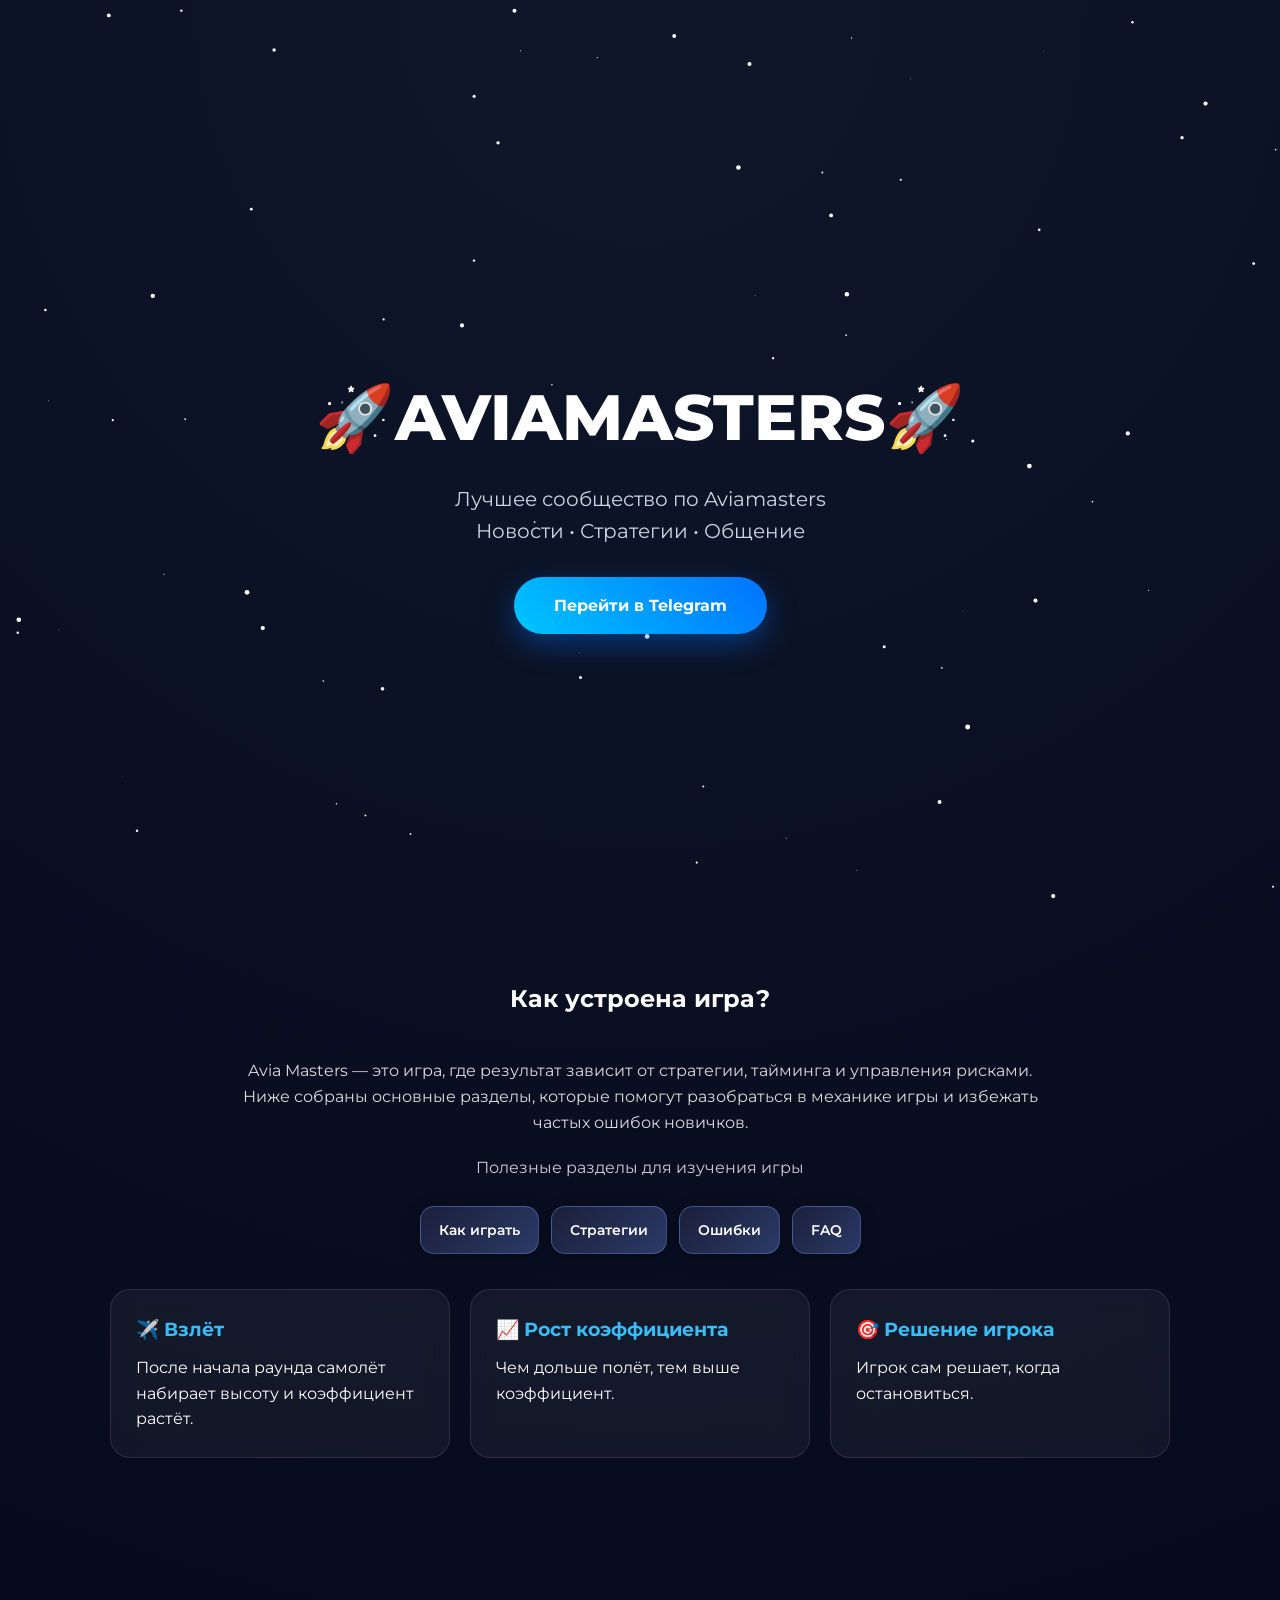
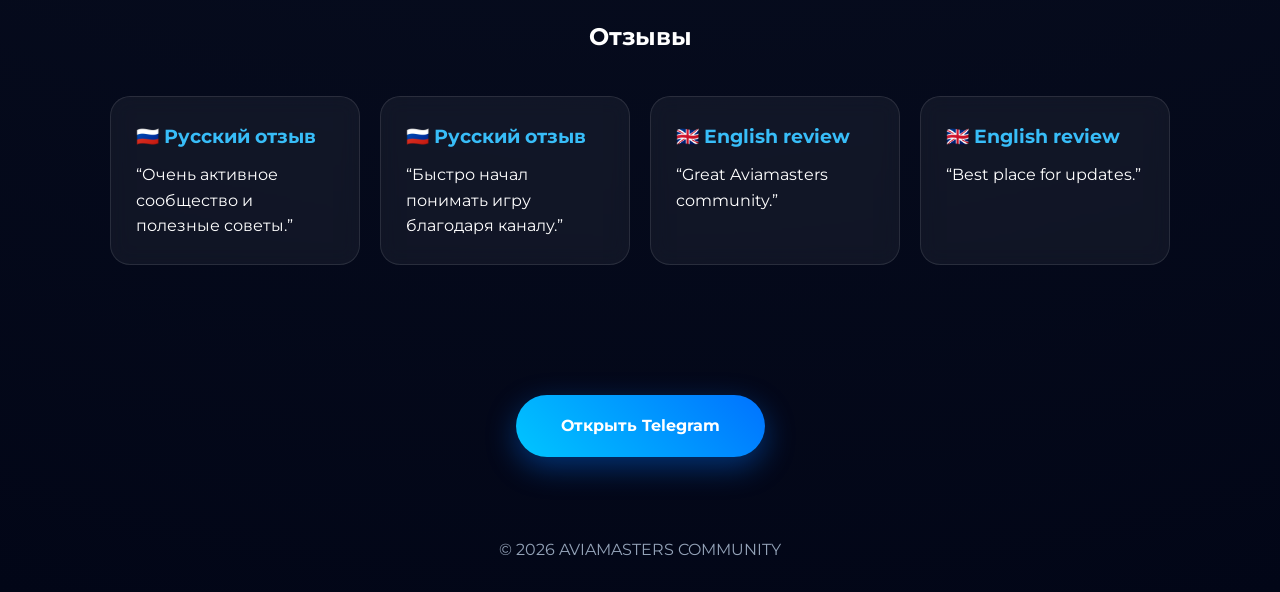
<file: index.html>
<!DOCTYPE html>
<html lang="ru">

<head>

<meta charset="UTF-8">

<meta name="viewport" content="width=device-width, initial-scale=1.0">

<title>AVIAMASTERS Community — руководство, стратегии и FAQ по игре</title>
  <link rel="canonical" href="https://avia-masters.ru/">

<link rel="icon" href="/favicon.svg?v=999">
  
  <link rel="stylesheet" href="/site.css">

<!-- SEO -->
<meta name="description" content="AVIAMASTERS Community — сообщество игроков Aviamasters. Новости, стратегии, обсуждения и полезные советы для игроков.">
<meta name="keywords" content="Aviamasters, Aviamasters community, авиамастеры, игра Aviamasters, стратегии Aviamasters, Telegram Aviamasters">
<meta name="author" content="AVIAMASTERS Community">

<!-- Open Graph (для Telegram, VK, WhatsApp) -->
<meta property="og:title" content="AVIAMASTERS Community">
<meta property="og:description" content="Сообщество игроков Aviamasters: новости, стратегии и общение">
<meta property="og:type" content="website">
<meta property="og:url" content="https://avia-masters.ru">
<meta property="og:image" content="https://avia-masters.ru/preview.jpg">

<!-- Twitter Card -->
<meta name="twitter:card" content="summary_large_image">
<meta name="twitter:title" content="AVIAMASTERS Community">
<meta name="twitter:description" content="Новости и стратегии Aviamasters">

<link href="https://fonts.googleapis.com/css2?family=Montserrat:wght@400;600;800&display=swap" rel="stylesheet">

<style>
*{
margin:0;
padding:0;
box-sizing:border-box;
font-family:'Montserrat',sans-serif;
}

body{
background: radial-gradient(circle at top,#0f172a,#020617);
color:white;
overflow-x:hidden;
}

/* ⭐ STARS */
#particles{
position:fixed;
width:100%;
height:100%;
z-index:0;
pointer-events:none;
}

/* HERO */
.hero{
min-height:100vh;
display:flex;
align-items:center;
justify-content:center;
text-align:center;
position:relative;
padding:140px 20px 40px;
z-index:2;
}

h1{
font-size:64px;
font-weight:800;
margin-bottom:15px;
position:relative;
z-index:3;
}

.subtitle{
font-size:20px;
color:#cbd5e1;
margin-bottom:30px;
position:relative;
z-index:3;
}

/* BUTTON */
.btn{
display:inline-block;
padding:16px 40px;
background:linear-gradient(45deg,#00c6ff,#0072ff);
border-radius:50px;
color:white;
text-decoration:none;
font-weight:700;
transition:.3s;
box-shadow:0 10px 30px rgba(0,114,255,.4);
position:relative;
z-index:3;
}

.btn:hover{
transform:scale(1.05);
}

/* SECTIONS */
.section{
padding:80px 20px;
max-width:1100px;
margin:auto;
position:relative;
z-index:2;
}

.cards{
display:grid;
grid-template-columns:repeat(auto-fit,minmax(250px,1fr));
gap:20px;
}

.card{
background:rgba(255,255,255,0.05);
border:1px solid rgba(255,255,255,0.1);
padding:25px;
border-radius:20px;
backdrop-filter:blur(10px);
}

.card h3{
color:#38bdf8;
margin-bottom:10px;
}

/* 📉 FALLING X */
.mult{
position:fixed;
top:-60px;
font-weight:800;
color:rgba(255,255,255,0.15);
animation:fall linear infinite;
pointer-events:none;
z-index:1;
}

@keyframes fall{
0%{transform:translateY(0);opacity:0;}
10%{opacity:1;}
100%{transform:translateY(120vh);opacity:0;}
}

/* 🚀 ROCKET */
.rocket{
display:inline-block;
transition:transform 0.2s linear;
}

/* 🔘 BUTTON BOTTOM */
.bottom-telegram{
text-align:center;
margin:50px 0;
}

.bottom-telegram a{
display:inline-block;
padding:18px 45px;
background:linear-gradient(45deg,#00c6ff,#0072ff);
color:white;
text-decoration:none;
font-weight:700;
border-radius:50px;
box-shadow:0 10px 30px rgba(0,114,255,.4);
transition:.3s;
position:relative;
z-index:5;
}

.bottom-telegram a:hover{
transform:scale(1.05);
}

/* FOOTER */
.footer{
text-align:center;
padding:30px;
color:#94a3b8;
position:relative;
z-index:2;
}

/* 📱 MOBILE */
@media (max-width:768px){

h1{
font-size:38px;
display:flex;
justify-content:center;
gap:8px;
flex-wrap:nowrap;
}

.subtitle{
font-size:16px;
text-align:center;
padding:0 10px;
}

.cards{
grid-template-columns:1fr;
}

.btn{
display:block;
margin:10px auto;
}
}
</style>
  <meta name="google-site-verification" content="JtMukTvqlpBLv2OBODDK7NgXorvg03iUXi4nBGlGNwg" />
</head>

<body>

<!-- ⭐ STARS -->
<div id="particles"></div>

<!-- HERO -->
<section class="hero">

<div>
<h1 id="title"><span class="rocket">🚀</span>AVIAMASTERS<span class="rocket">🚀</span></h1>

<p class="subtitle">
Лучшее сообщество по Aviamasters<br>
Новости • Стратегии • Общение
</p>

<a class="btn" href="https://t.me/GLOBAL_JET" target="_blank">
Перейти в Telegram
</a>

</div>

</section>

<!-- GAME -->
<section class="section">

<h2 style="text-align:center;margin-bottom:40px;">
  Как устроена игра?
</h2>

<p style="text-align:center;opacity:0.85;margin-bottom:20px; max-width:800px; margin-left:auto; margin-right:auto;">
  Avia Masters — это игра, где результат зависит от стратегии, тайминга и управления рисками. Ниже собраны основные разделы, которые помогут разобраться в механике игры и избежать частых ошибок новичков.
</p>

<p style="text-align:center;opacity:0.8;margin-bottom:20px;">
  Полезные разделы для изучения игры
</p>

<!-- НАВИГАЦИЯ (кнопки ДОЛЖНЫ быть здесь) -->
<div class="nav-seo">
  <a href="/blog/how-to-play.html">Как играть</a>
  <a href="/blog/strategies.html">Стратегии</a>
  <a href="/blog/mistakes.html">Ошибки</a>
  <a href="/faq.html">FAQ</a>
</div>

<div class="cards">

  <div class="card">
    <h3>✈️ Взлёт</h3>
    <p>После начала раунда самолёт набирает высоту и коэффициент растёт.</p>
  </div>

  <div class="card">
    <h3>📈 Рост коэффициента</h3>
    <p>Чем дольше полёт, тем выше коэффициент.</p>
  </div>

<div class="card">
<h3>🎯 Решение игрока</h3>
<p>Игрок сам решает, когда остановиться.</p>
</div>
</div>
</section>
<!-- REVIEWS -->
<section class="section">
<h2 style="text-align:center;margin-bottom:40px;">Отзывы</h2>

<div class="cards">

<div class="card">
<h3>🇷🇺 Русский отзыв</h3>
<p>“Очень активное сообщество и полезные советы.”</p>
</div>

<div class="card">
<h3>🇷🇺 Русский отзыв</h3>
<p>“Быстро начал понимать игру благодаря каналу.”</p>
</div>

<div class="card">
<h3>🇬🇧 English review</h3>
<p>“Great Aviamasters community.”</p>
</div>

<div class="card">
<h3>🇬🇧 English review</h3>
<p>“Best place for updates.”</p>
</div>

</div>
</section>

<!-- BOTTOM BUTTON -->
<div class="bottom-telegram">
<a href="https://t.me/GLOBAL_JET" target="_blank">
Открыть Telegram
</a>
</div>

<div class="footer">
© 2026 AVIAMASTERS COMMUNITY
</div>

<!-- ⭐ STARS SCRIPT -->
<script>
const canvas = document.createElement("canvas");
document.getElementById("particles").appendChild(canvas);
const ctx = canvas.getContext("2d");

canvas.width = window.innerWidth;
canvas.height = window.innerHeight;

let particles = [];

for(let i=0;i<80;i++){
particles.push({
x:Math.random()*canvas.width,
y:Math.random()*canvas.height,
r:Math.random()*2.5,
d:Math.random()*1
});
}

function draw(){
ctx.clearRect(0,0,canvas.width,canvas.height);
ctx.fillStyle="white";

particles.forEach(p=>{
ctx.beginPath();
ctx.arc(p.x,p.y,p.r,0,Math.PI*2);
ctx.fill();

p.y += p.d;

if(p.y > canvas.height){
p.y = 0;
p.x = Math.random()*canvas.width;
}
});

requestAnimationFrame(draw);
}
draw();
</script>

<!-- 📉 X FALL -->
<script>
const values=["x1.2","x2","x3","x5","x10","x25","x50","x100","x250"];

function createMult(){
const el=document.createElement("div");
el.className="mult";

el.innerText=values[Math.floor(Math.random()*values.length)];

el.style.left=Math.random()*100+"vw";
el.style.fontSize=(14+Math.random()*26)+"px";
el.style.animationDuration=(5+Math.random()*8)+"s";

document.body.appendChild(el);

setTimeout(()=>el.remove(),12000);
}

setInterval(createMult,250);
</script>

<!-- 🚀 ROCKET -->
<script>
window.addEventListener("scroll", () => {
const scroll = window.scrollY;

document.querySelectorAll("#title .rocket").forEach((r, i) => {
const dir = i === 0 ? -1 : 1;

const x = dir * scroll * 0.3;
const y = -scroll * 0.2;

r.style.transform = `translate(${x}px, ${y}px) rotate(${scroll * 0.2}deg)`;
});
});
</script>
<!-- Yandex.Metrika counter -->
<script type="text/javascript">
    (function(m,e,t,r,i,k,a){
        m[i]=m[i]||function(){(m[i].a=m[i].a||[]).push(arguments)};
        m[i].l=1*new Date();
        for (var j = 0; j < document.scripts.length; j++) {if (document.scripts[j].src === r) { return; }}
        k=e.createElement(t),a=e.getElementsByTagName(t)[0],k.async=1,k.src=r,a.parentNode.insertBefore(k,a)
    })(window, document,'script','https://mc.yandex.ru/metrika/tag.js?id=109828307', 'ym');

    ym(109828307, 'init', {ssr:true, webvisor:true, clickmap:true, ecommerce:"dataLayer", referrer: document.referrer, url: location.href, accurateTrackBounce:true, trackLinks:true});
</script>
<noscript><div><img src="https://mc.yandex.ru/watch/109828307" style="position:absolute; left:-9999px;" alt="" /></div></noscript>
<!-- /Yandex.Metrika counter -->
</body>
</html>
</file>
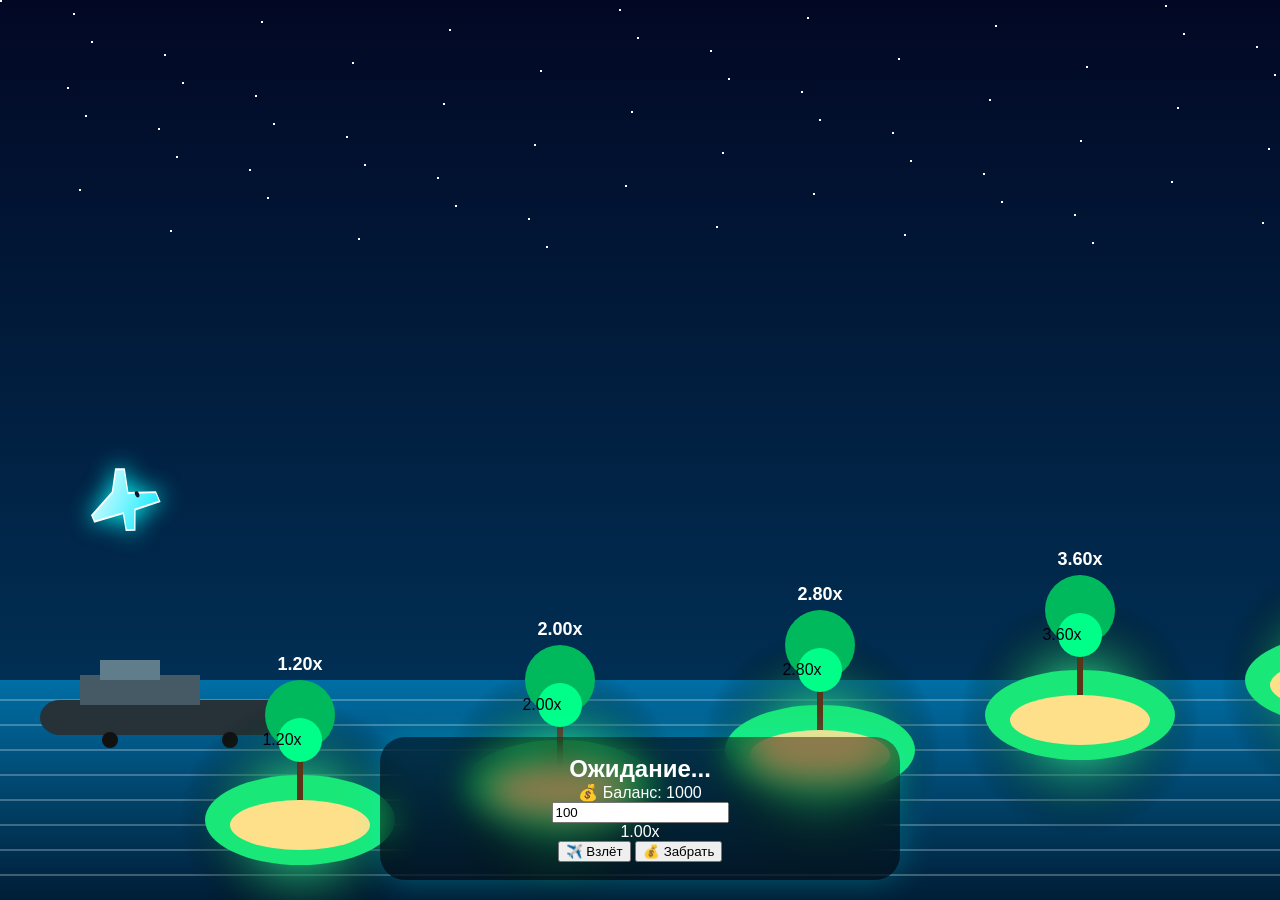
<file: game/index.html>
<!DOCTYPE html>
<html lang="ru">

<head>

<meta charset="UTF-8">

<meta name="viewport" content="width=device-width, initial-scale=1.0">


<title>AVIAMASTERS DEMO</title>


<link rel="stylesheet" href="style.css">


</head>


<body>


<canvas id="game"></canvas>



<div class="ui">



<div id="status">
Ожидание...
</div>



<div id="history"></div>



<div class="balance">

💰 Баланс:

<span id="balance">
1000
</span>

</div>



<div class="bet-box">


<input

id="bet"

type="number"

value="100"

>



</div>



<div id="mult">
1.00x
</div>



<div class="buttons">


<button id="start">

✈️ Взлёт

</button>



<button id="cash">

💰 Забрать

</button>


</div>



</div>




<script src="game.js"></script>



</body>

</html>
</file>
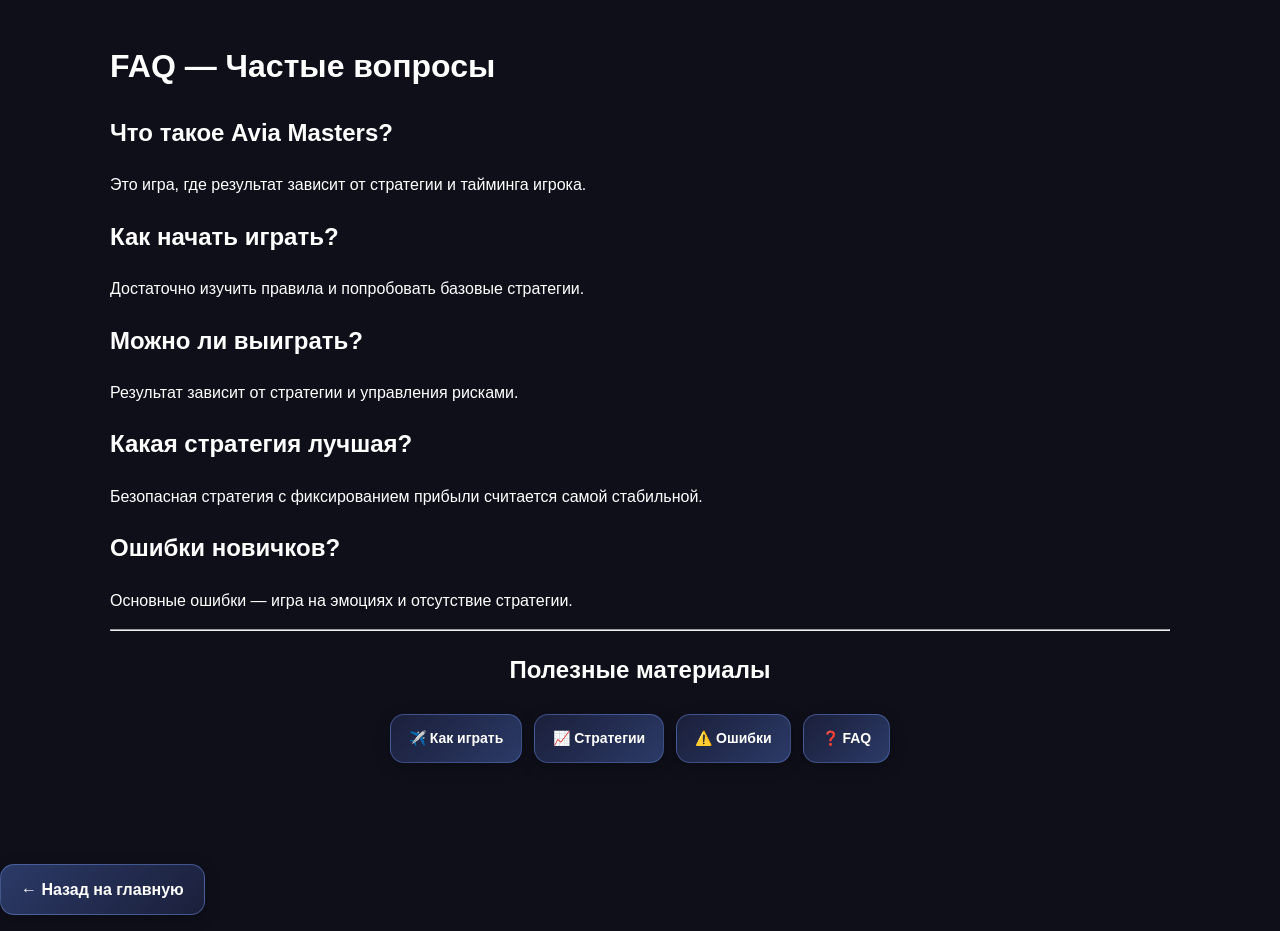
<file: faq.html>
<!DOCTYPE html>
<html lang="ru">
<head>
  <meta charset="UTF-8">
  <title>FAQ — Avia Masters вопросы и ответы</title>
  <link rel="canonical" href="https://avia-masters.ru/faq.html">
  <meta name="description" content="Ответы на частые вопросы об Avia Masters: как играть, стратегия, ошибки и безопасность.">
  <link rel="stylesheet" href="/site.css">
</head>

<body>

<div class="container">

  <h1>FAQ — Частые вопросы</h1>

  <h2>Что такое Avia Masters?</h2>
  <p>
    Это игра, где результат зависит от стратегии и тайминга игрока.
  </p>

  <h2>Как начать играть?</h2>
  <p>
    Достаточно изучить правила и попробовать базовые стратегии.
  </p>

  <h2>Можно ли выиграть?</h2>
  <p>
    Результат зависит от стратегии и управления рисками.
  </p>

  <h2>Какая стратегия лучшая?</h2>
  <p>
    Безопасная стратегия с фиксированием прибыли считается самой стабильной.
  </p>

 <h2>Ошибки новичков?</h2>
<p>
  Основные ошибки — игра на эмоциях и отсутствие стратегии.
</p>

<hr>

<h2 style="text-align:center; margin-bottom:20px;">
  Полезные материалы
</h2>

<div class="nav-seo">
  <a href="/blog/how-to-play.html">✈️ Как играть</a>
  <a href="/blog/strategies.html">📈 Стратегии</a>
  <a href="/blog/mistakes.html">⚠️ Ошибки</a>
  <a href="/faq.html">❓ FAQ</a>
</div>

</div>

<p>
   <a href="/" class="back-home">← Назад на главную</a>
</p>
</div>

</body>
</html>
</file>
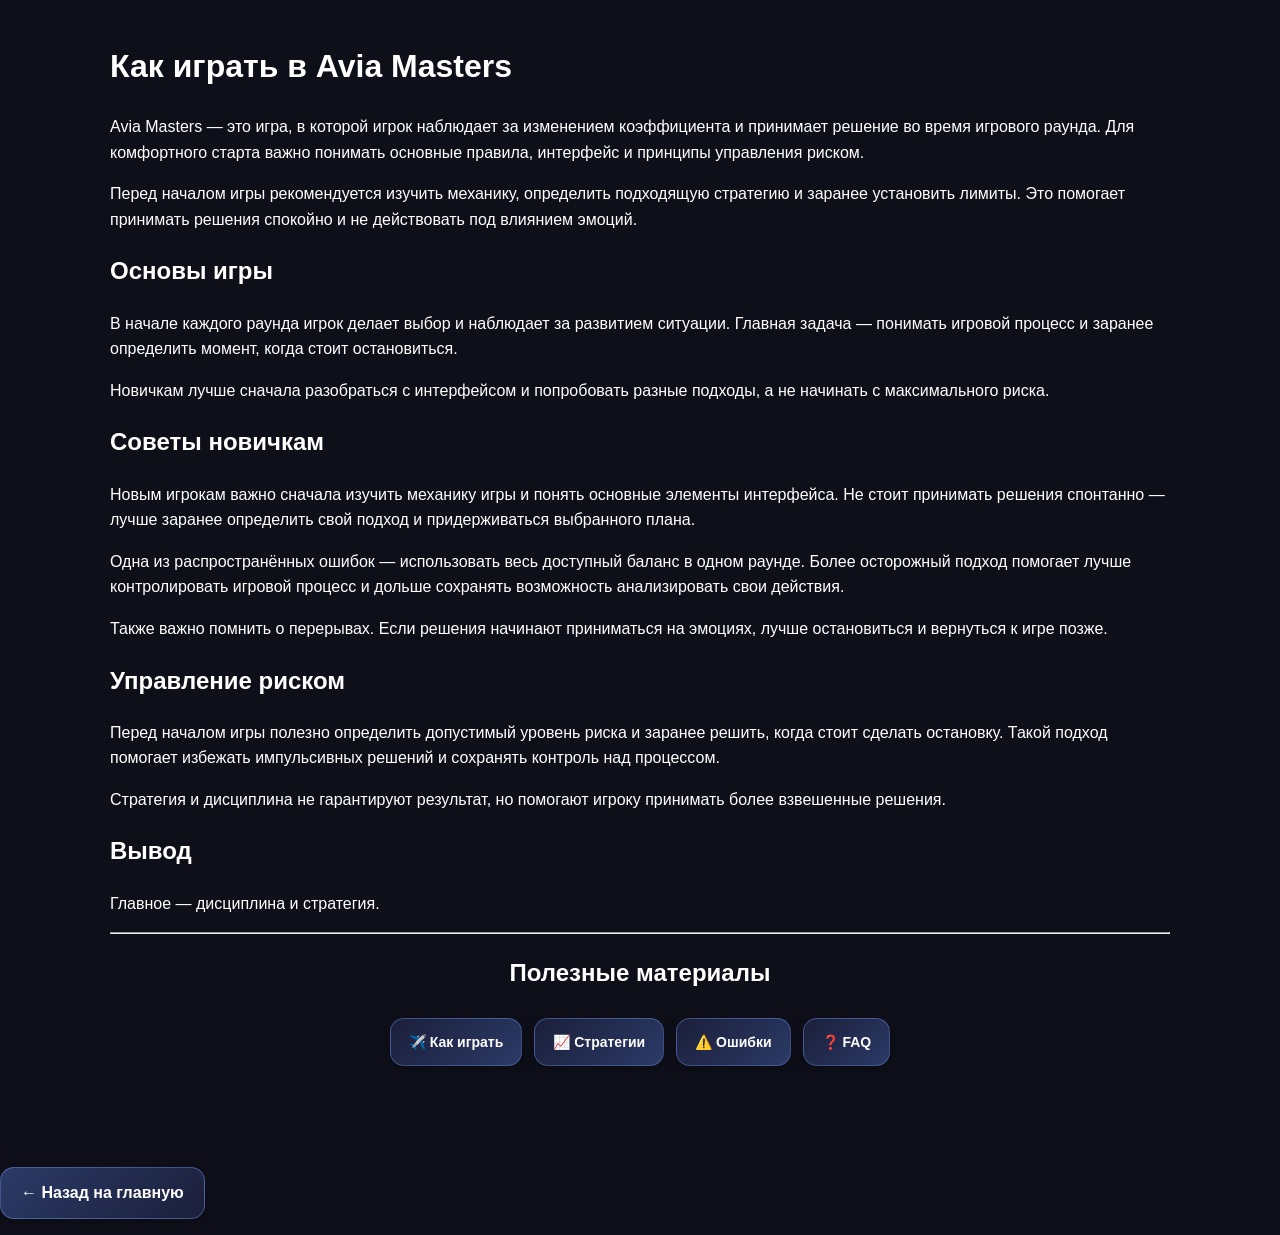
<file: blog/how-to-play.html>
<!DOCTYPE html>
<html lang="ru">
<head>
  <meta charset="UTF-8">
  <title>Как играть в Avia Masters</title>
  <link rel="canonical" href="https://avia-masters.ru/blog/how-to-play.html">
  <meta name="description" content="Полный гайд по игре Avia Masters: правила, стратегия и советы.">
  <link rel="stylesheet" href="/site.css">
</head>

<body>

<div class="container">

  <h1>Как играть в Avia Masters</h1>

 <p>
Avia Masters — это игра, в которой игрок наблюдает за изменением коэффициента
и принимает решение во время игрового раунда. Для комфортного старта важно
понимать основные правила, интерфейс и принципы управления риском.
</p>

<p>
Перед началом игры рекомендуется изучить механику, определить подходящую
стратегию и заранее установить лимиты. Это помогает принимать решения
спокойно и не действовать под влиянием эмоций.
</p>

 <h2>Основы игры</h2>

<p>
В начале каждого раунда игрок делает выбор и наблюдает за развитием ситуации.
Главная задача — понимать игровой процесс и заранее определить момент,
когда стоит остановиться.
</p>

<p>
Новичкам лучше сначала разобраться с интерфейсом и попробовать разные подходы,
а не начинать с максимального риска.
</p>

 <h2>Советы новичкам</h2>

<p>
Новым игрокам важно сначала изучить механику игры и понять основные элементы
интерфейса. Не стоит принимать решения спонтанно — лучше заранее определить
свой подход и придерживаться выбранного плана.
</p>

<p>
Одна из распространённых ошибок — использовать весь доступный баланс в одном
раунде. Более осторожный подход помогает лучше контролировать игровой процесс
и дольше сохранять возможность анализировать свои действия.
</p>

<p>
Также важно помнить о перерывах. Если решения начинают приниматься на эмоциях,
лучше остановиться и вернуться к игре позже.
</p>
<h2>Управление риском</h2>

<p>
Перед началом игры полезно определить допустимый уровень риска и заранее
решить, когда стоит сделать остановку. Такой подход помогает избежать
импульсивных решений и сохранять контроль над процессом.
</p>

<p>
Стратегия и дисциплина не гарантируют результат, но помогают игроку
принимать более взвешенные решения.
</p>
  <h2>Вывод</h2>
  <p>
    Главное — дисциплина и стратегия.
  </p>
<hr>

<h2 style="text-align:center; margin-bottom:20px;">
  Полезные материалы
</h2>

<div class="nav-seo">
  <a href="/blog/how-to-play.html">✈️ Как играть</a>
  <a href="/blog/strategies.html">📈 Стратегии</a>
  <a href="/blog/mistakes.html">⚠️ Ошибки</a>
  <a href="/faq.html">❓ FAQ</a>
</div>

</div>
<p>
  <a href="/" class="back-home">← Назад на главную</a>
</p>

</div>

</body>
</html>
</file>
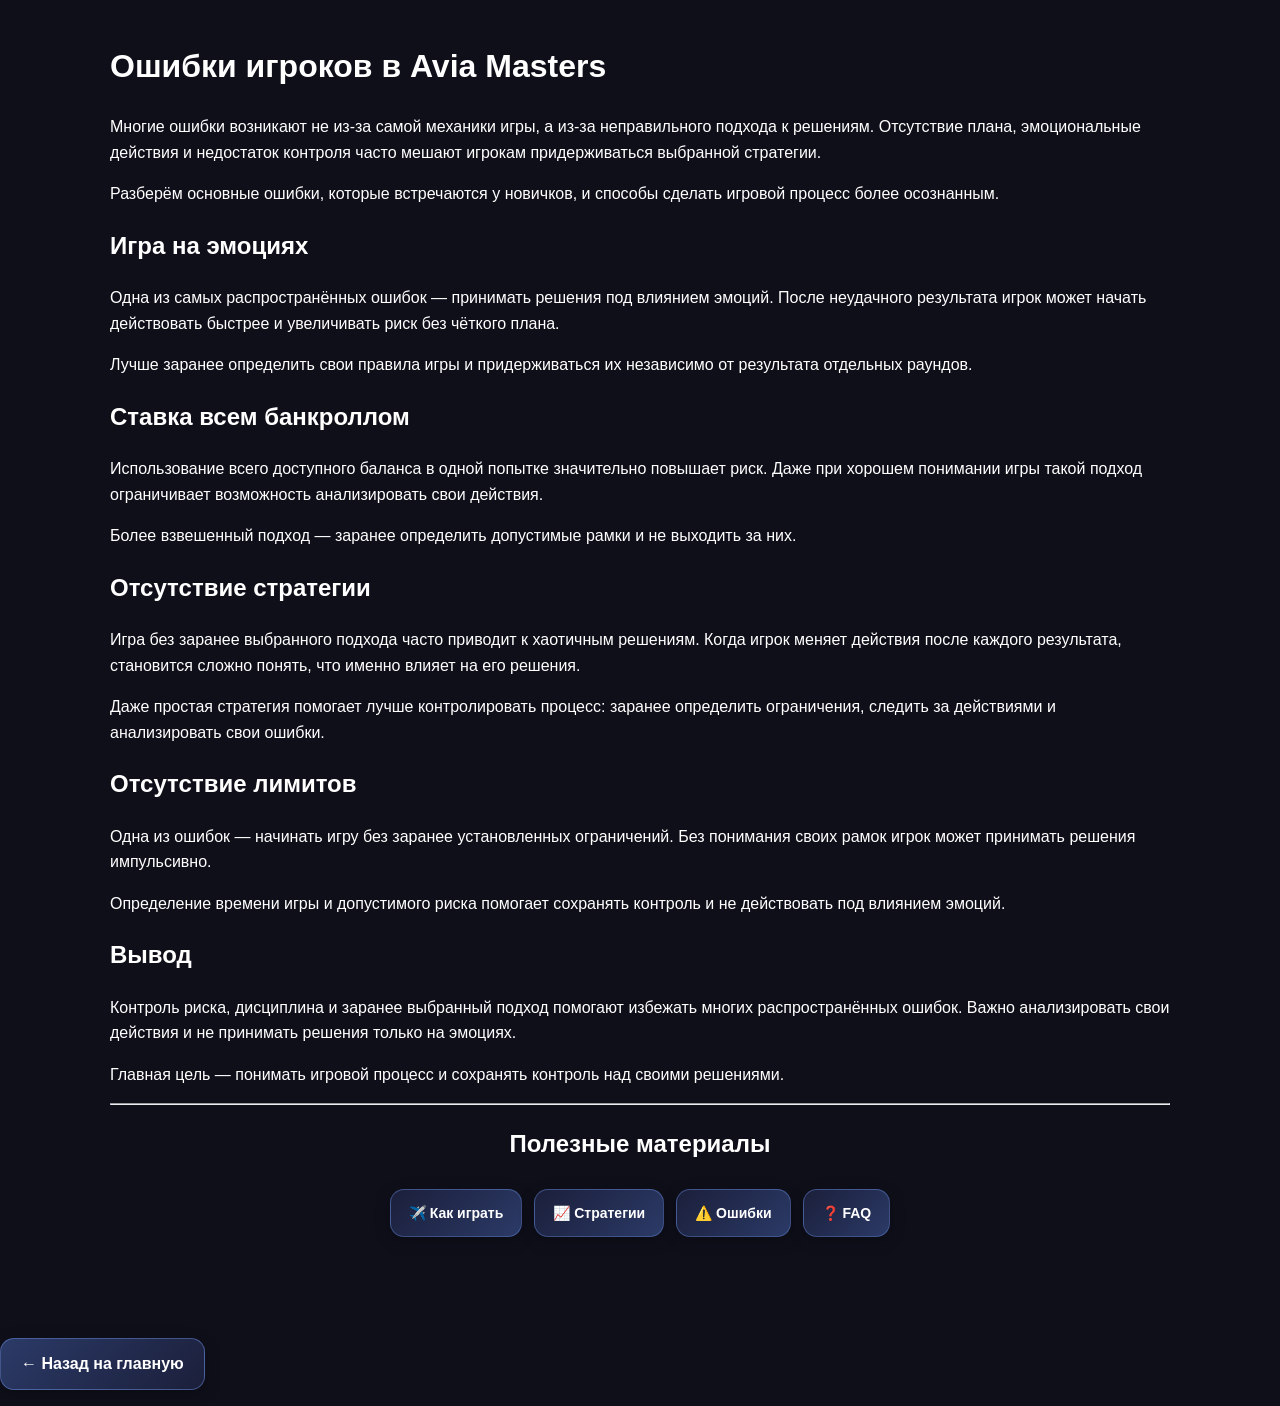
<file: blog/mistakes.html>
<!DOCTYPE html>
<html lang="ru">
<head>
  <meta charset="UTF-8">
  <title>Ошибки в Avia Masters — чего нельзя делать</title>
  <link rel="canonical" href="https://avia-masters.ru/blog/mistakes.html">
  <meta name="description" content="Разбираем частые ошибки игроков в Avia Masters и как их избежать.">
  <link rel="stylesheet" href="/site.css">
</head>

<body>

<div class="container">

 <h1>Ошибки игроков в Avia Masters</h1>

<p>
Многие ошибки возникают не из-за самой механики игры, а из-за неправильного
подхода к решениям. Отсутствие плана, эмоциональные действия и недостаток
контроля часто мешают игрокам придерживаться выбранной стратегии.
</p>

<p>
Разберём основные ошибки, которые встречаются у новичков, и способы сделать
игровой процесс более осознанным.
</p>

 <h2>Игра на эмоциях</h2>

<p>
Одна из самых распространённых ошибок — принимать решения под влиянием
эмоций. После неудачного результата игрок может начать действовать быстрее
и увеличивать риск без чёткого плана.
</p>

<p>
Лучше заранее определить свои правила игры и придерживаться их независимо
от результата отдельных раундов.
</p>

  <h2>Ставка всем банкроллом</h2>

<p>
Использование всего доступного баланса в одной попытке значительно повышает
риск. Даже при хорошем понимании игры такой подход ограничивает возможность
анализировать свои действия.
</p>

<p>
Более взвешенный подход — заранее определить допустимые рамки и не выходить
за них.
</p>
  <h2>Отсутствие стратегии</h2>

<p>
Игра без заранее выбранного подхода часто приводит к хаотичным решениям.
Когда игрок меняет действия после каждого результата, становится сложно
понять, что именно влияет на его решения.
</p>

<p>
Даже простая стратегия помогает лучше контролировать процесс: заранее
определить ограничения, следить за действиями и анализировать свои ошибки.
</p>
<h2>Отсутствие лимитов</h2>

<p>
Одна из ошибок — начинать игру без заранее установленных ограничений.
Без понимания своих рамок игрок может принимать решения импульсивно.
</p>

<p>
Определение времени игры и допустимого риска помогает сохранять контроль
и не действовать под влиянием эмоций.
</p>
 <h2>Вывод</h2>

<p>
Контроль риска, дисциплина и заранее выбранный подход помогают избежать
многих распространённых ошибок. Важно анализировать свои действия и не
принимать решения только на эмоциях.
</p>

<p>
Главная цель — понимать игровой процесс и сохранять контроль над своими
решениями.
</p>
<hr>

<h2 style="text-align:center; margin-bottom:20px;">
  Полезные материалы
</h2>
<div class="nav-seo">
  <a href="/blog/how-to-play.html">✈️ Как играть</a>
  <a href="/blog/strategies.html">📈 Стратегии</a>
  <a href="/blog/mistakes.html">⚠️ Ошибки</a>
  <a href="/faq.html">❓ FAQ</a>
</div>

</div>
  <p>
 <a href="/" class="back-home">← Назад на главную</a>
  </p>

</div>

</body>
</html>
</file>
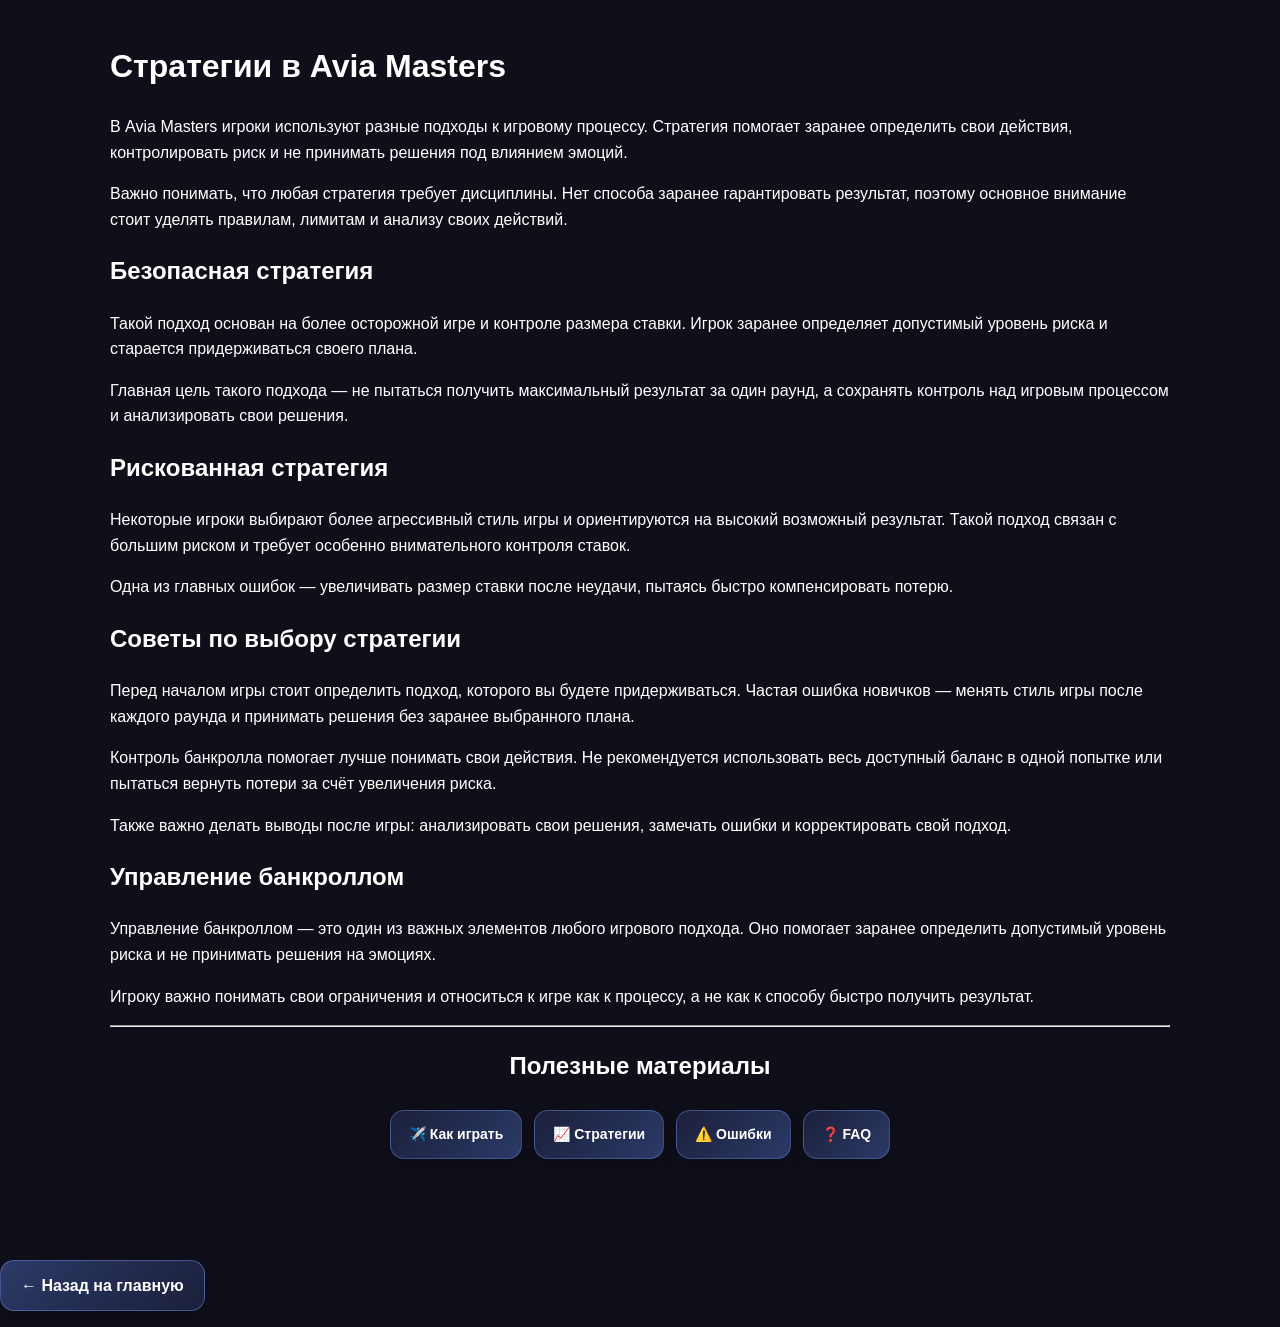
<file: blog/strategies.html>
<!DOCTYPE html>
<html lang="ru">
<head>
  <meta charset="UTF-8">
  <title>Стратегии в Avia Masters — как играть с умом</title>
  <link rel="canonical" href="https://avia-masters.ru/blog/strategies.html">
  <meta name="description" content="Разбираем стратегии игры в Avia Masters: безопасные и рискованные подходы, советы и ошибки.">
  <link rel="stylesheet" href="/site.css">
</head>

<body>

<div class="container">

<h1>Стратегии в Avia Masters</h1>

<p>
В Avia Masters игроки используют разные подходы к игровому процессу.
Стратегия помогает заранее определить свои действия, контролировать риск
и не принимать решения под влиянием эмоций.
</p>

<p>
Важно понимать, что любая стратегия требует дисциплины. Нет способа заранее
гарантировать результат, поэтому основное внимание стоит уделять правилам,
лимитам и анализу своих действий.
</p>

  <h2>Безопасная стратегия</h2>

<p>
Такой подход основан на более осторожной игре и контроле размера ставки.
Игрок заранее определяет допустимый уровень риска и старается придерживаться
своего плана.
</p>

<p>
Главная цель такого подхода — не пытаться получить максимальный результат
за один раунд, а сохранять контроль над игровым процессом и анализировать
свои решения.
</p>

 <h2>Рискованная стратегия</h2>

<p>
Некоторые игроки выбирают более агрессивный стиль игры и ориентируются
на высокий возможный результат. Такой подход связан с большим риском
и требует особенно внимательного контроля ставок.
</p>

<p>
Одна из главных ошибок — увеличивать размер ставки после неудачи,
пытаясь быстро компенсировать потерю.
</p>

 <h2>Советы по выбору стратегии</h2>

<p>
Перед началом игры стоит определить подход, которого вы будете придерживаться.
Частая ошибка новичков — менять стиль игры после каждого раунда и принимать
решения без заранее выбранного плана.
</p>

<p>
Контроль банкролла помогает лучше понимать свои действия. Не рекомендуется
использовать весь доступный баланс в одной попытке или пытаться вернуть
потери за счёт увеличения риска.
</p>

<p>
Также важно делать выводы после игры: анализировать свои решения,
замечать ошибки и корректировать свой подход.
</p>
  <h2>Управление банкроллом</h2>

<p>
Управление банкроллом — это один из важных элементов любого игрового подхода.
Оно помогает заранее определить допустимый уровень риска и не принимать
решения на эмоциях.
</p>

<p>
Игроку важно понимать свои ограничения и относиться к игре как к процессу,
а не как к способу быстро получить результат.
</p>
<hr>

<h2 style="text-align:center; margin-bottom:20px;">
  Полезные материалы
</h2>

<div class="nav-seo">
  <a href="/blog/how-to-play.html">✈️ Как играть</a>
  <a href="/blog/strategies.html">📈 Стратегии</a>
  <a href="/blog/mistakes.html">⚠️ Ошибки</a>
  <a href="/faq.html">❓ FAQ</a>
</div>

</div>
  <p>
  <a href="/" class="back-home">← Назад на главную</a>
  </p>

</div>

</body>
</html>
</file>
<file: site.css>
* {
  box-sizing: border-box;
}

/* БАЗА САЙТА */
body {
  margin: 0;
  font-family: Arial, sans-serif;
  background: #0f0f1a;
  color: #ffffff;
  line-height: 1.6;
}

/* КОНТЕЙНЕР */
.container {
  max-width: 1100px;
  margin: 0 auto;
  padding: 20px;
}

/* СЕКЦИИ */
.section {
  padding: 60px 20px;
}

/* ЗАГОЛОВКИ */
h1, h2, h3 {
  color: #ffffff;
}

/* ССЫЛКИ (обычные) */
a {
  color: #7aa2ff;
  text-decoration: none;
}

a:hover {
  text-decoration: underline;
}

/* =========================
   НАВИГАЦИЯ (КНОПКИ)
========================= */

.nav-seo {
  display: flex;
  gap: 12px;
  flex-wrap: wrap;
  justify-content: center;
  margin: 25px 0 35px;
}

/* КНОПКИ */
.nav-seo a {
  padding: 12px 18px;
  border-radius: 14px;

  background: linear-gradient(135deg, #1b1f3a, #2b3a67);
  border: 1px solid rgba(122, 162, 255, 0.35);

  color: #ffffff;
  font-weight: 600;
  font-size: 14px;

  text-decoration: none;

  transition: all 0.25s ease;
  box-shadow: 0 4px 15px rgba(0,0,0,0.25);
}

/* hover эффект */
.nav-seo a:hover {
  transform: translateY(-3px) scale(1.05);
  background: linear-gradient(135deg, #2b3a67, #3b4f8f);
  border-color: #7aa2ff;
  box-shadow: 0 6px 20px rgba(122, 162, 255, 0.25);
}
.back-home {
  display: inline-block;
  margin-top: 30px;
  padding: 12px 20px;

  background: linear-gradient(135deg, #2b3a67, #1b1f3a);
  border: 1px solid rgba(122, 162, 255, 0.4);
  border-radius: 14px;

  color: #ffffff;
  font-weight: 600;
  text-decoration: none;

  box-shadow: 0 4px 15px rgba(0,0,0,0.25);
  transition: all 0.25s ease;
}

.back-home:hover {
  transform: translateY(-3px) scale(1.05);
  background: linear-gradient(135deg, #3b4f8f, #2b3a67);
  border-color: #7aa2ff;
  box-shadow: 0 6px 20px rgba(122, 162, 255, 0.25);
}
.material-link{
    color:white;
    text-decoration:none;
    display:block;
}

.material-link:hover h3{
    color:#38bdf8;
}
.material-button {
    display: inline-flex;
    justify-content: center;
    align-items: center;

    padding: 12px 24px;
    margin: 8px;

    text-decoration: none;
    color: #ffffff;

    font-weight: 800;
    font-size: 15px;

    background: linear-gradient(135deg, #050B1A, #0057FF);

    border: 1px solid #00E5FF;
    border-radius: 12px;

    transition: 0.25s ease;

    width: auto;
    box-shadow: 0 0 12px rgba(0,229,255,0.25);
}

.material-button:hover {
    transform: translateY(-2px);
    box-shadow: 0 0 22px rgba(0,229,255,0.7);
}
</file>
<file: game/style.css>
*{
    box-sizing:border-box;
}


html,
body{

    margin:0;

    padding:0;

    width:100%;

    height:100%;

    overflow:hidden;

    font-family:Arial, Helvetica, sans-serif;

    background:#061126;

}
#game{
    position:fixed;
    top:0;
    left:0;
    width:100vw;
    height:100vh;
    display:block;
}


canvas{

    position:fixed;

    top:0;

    left:0;

    width:100%;

    height:100%;

}




.ui{

    position:absolute;

    left:50%;

    bottom:20px;

    transform:translateX(-50%);


    width:90%;

    max-width:520px;


    background:

    rgba(0,0,0,.45);


    padding:18px;


    border-radius:25px;


    backdrop-filter:blur(15px);


    text-align:center;


    color:white;


    box-shadow:

    0 0 35px rgba(0,255,255,.25);

}




#status{

    font-size:24px;

    font-weight:bold;

    color
</file>
